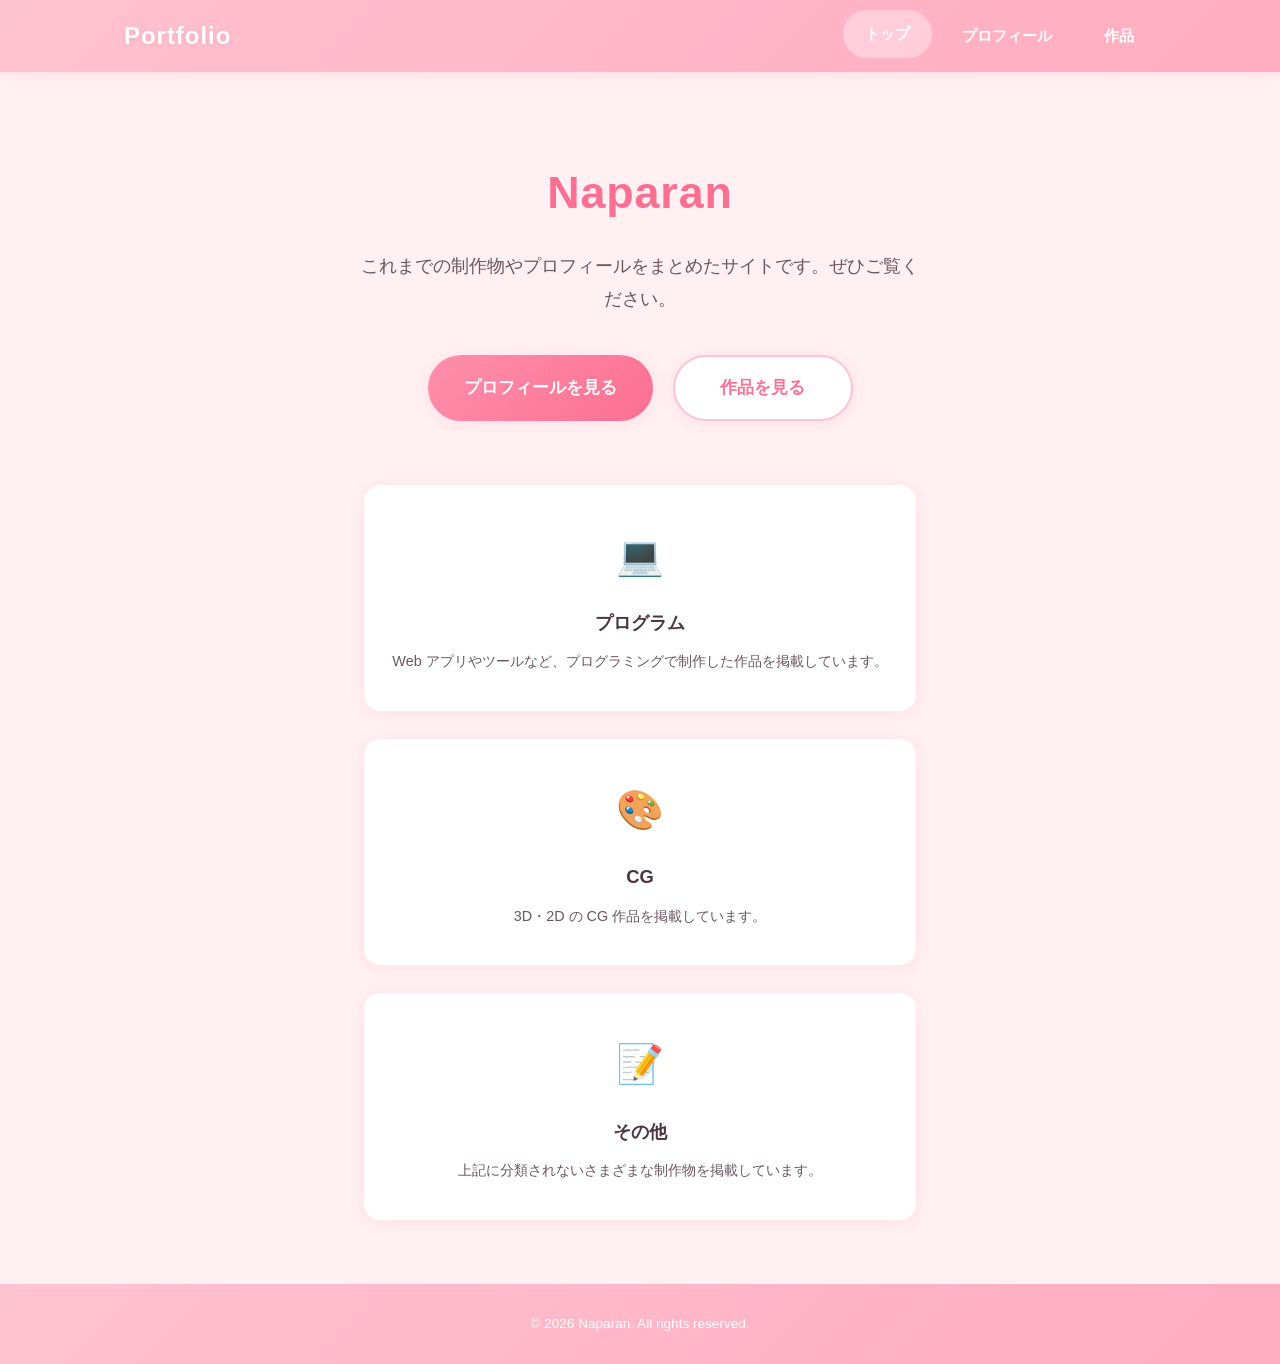
<file: index.html>
<!DOCTYPE html>
<html lang="ja">
<head>
  <meta charset="UTF-8">
  <meta name="viewport" content="width=device-width, initial-scale=1.0">
  <title>ポートフォリオ</title>
  <link rel="stylesheet" href="style.css">
</head>
<body>

  <!-- Header -->
  <header class="site-header">
    <div class="header-inner">
      <div class="site-logo"><a href="index.html">Portfolio</a></div>
      <button class="hamburger" aria-label="メニュー" aria-expanded="false">
        <span></span><span></span><span></span>
      </button>
      <nav class="global-nav">
        <ul>
          <li><a href="index.html">トップ</a></li>
          <li><a href="profile.html">プロフィール</a></li>
          <li><a href="works.html">作品</a></li>
        </ul>
      </nav>
    </div>
  </header>

  <!-- Hero -->
  <section class="hero fade-in">
    <h1>Naparan</h1>
    <p>これまでの制作物やプロフィールをまとめたサイトです。ぜひご覧ください。</p>
    <div class="hero-buttons">
      <a href="profile.html" class="btn btn-primary">プロフィールを見る</a>
      <a href="works.html" class="btn btn-secondary">作品を見る</a>
    </div>
  </section>

  <!-- Features -->
  <section class="features">
    <div class="feature-grid">
      <div class="feature-card fade-in">
        <div class="feature-icon">&#128187;</div>
        <h3>プログラム</h3>
        <p>Web アプリやツールなど、プログラミングで制作した作品を掲載しています。</p>
      </div>
      <div class="feature-card fade-in">
        <div class="feature-icon">&#127912;</div>
        <h3>CG</h3>
        <p>3D・2D の CG 作品を掲載しています。</p>
      </div>
      <div class="feature-card fade-in">
        <div class="feature-icon">&#128221;</div>
        <h3>その他</h3>
        <p>上記に分類されないさまざまな制作物を掲載しています。</p>
      </div>
    </div>
  </section>

  <!-- Footer -->
  <footer class="site-footer">
    <p>&copy; 2026 Naparan. All rights reserved.</p>
  </footer>

  <script src="script.js"></script>
</body>
</html>
</file>
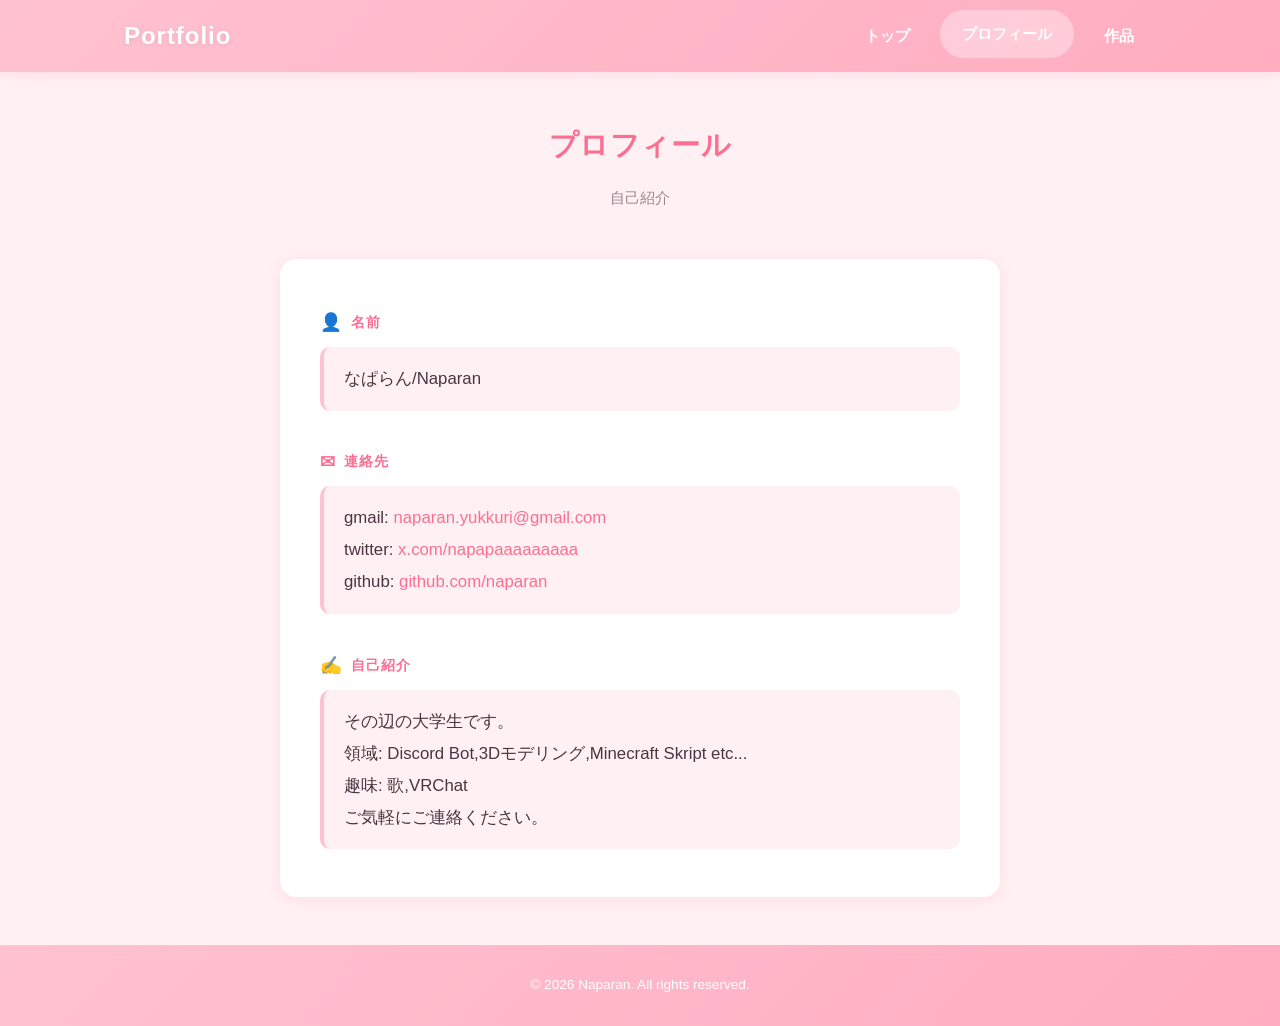
<file: profile.html>
<!DOCTYPE html>
<html lang="ja">
<head>
  <meta charset="UTF-8">
  <meta name="viewport" content="width=device-width, initial-scale=1.0">
  <title>プロフィール | ポートフォリオ</title>
  <link rel="stylesheet" href="style.css">
</head>
<body>

  <!-- Header -->
  <header class="site-header">
    <div class="header-inner">
      <div class="site-logo"><a href="index.html">Portfolio</a></div>
      <button class="hamburger" aria-label="メニュー" aria-expanded="false">
        <span></span><span></span><span></span>
      </button>
      <nav class="global-nav">
        <ul>
          <li><a href="index.html">トップ</a></li>
          <li><a href="profile.html">プロフィール</a></li>
          <li><a href="works.html">作品</a></li>
        </ul>
      </nav>
    </div>
  </header>

  <!-- Main -->
  <main class="main-content">
    <h2 class="section-title fade-in">プロフィール</h2>
    <p class="section-subtitle fade-in">自己紹介</p>

    <div class="profile-section fade-in">

      <!-- 名前 -->
      <div class="profile-item">
        <div class="profile-label">
          <span class="icon">&#128100;</span> 名前
        </div>
        <div class="profile-value">
          なぱらん/Naparan
        </div>
      </div>

      <!-- 連絡先 -->
      <div class="profile-item">
        <div class="profile-label">
          <span class="icon">&#9993;</span> 連絡先
        </div>
        <div class="profile-value">
          <!--
            メールアドレスは script.js が組み立てます。ソースに平文で置くと
            収集ボットに拾われるため、ここには断片しか書きません。
            変更するときは data-user と data-domain を書き換えてください。
          -->
          gmail: <span class="obfuscated-mail" data-user="naparan.yukkuri" data-domain="gmail.com">
            <noscript>naparan.yukkuri [at] gmail [dot] com</noscript>
          </span> <br>
          twitter: <a href="https://x.com/napapaaaaaaaaa" target="_blank" rel="noopener noreferrer">x.com/napapaaaaaaaaa</a> <br>
          github: <a href="https://github.com/naparan" target="_blank" rel="noopener noreferrer">github.com/naparan</a>
        </div>
      </div>

      <!-- 自由記入欄 -->
      <div class="profile-item">
        <div class="profile-label">
          <span class="icon">&#9997;</span> 自己紹介
        </div>
        <div class="profile-value">
          <!-- ここに自由にテキストを入力してください -->
          その辺の大学生です。<br>
          領域: Discord Bot,3Dモデリング,Minecraft Skript etc...<br>
          趣味: 歌,VRChat<br>
          ご気軽にご連絡ください。
        </div>
      </div>

    </div>
  </main>

  <!-- Footer -->
  <footer class="site-footer">
    <p>&copy; 2026 Naparan. All rights reserved.</p>
  </footer>

  <script src="script.js"></script>
</body>
</html>
</file>
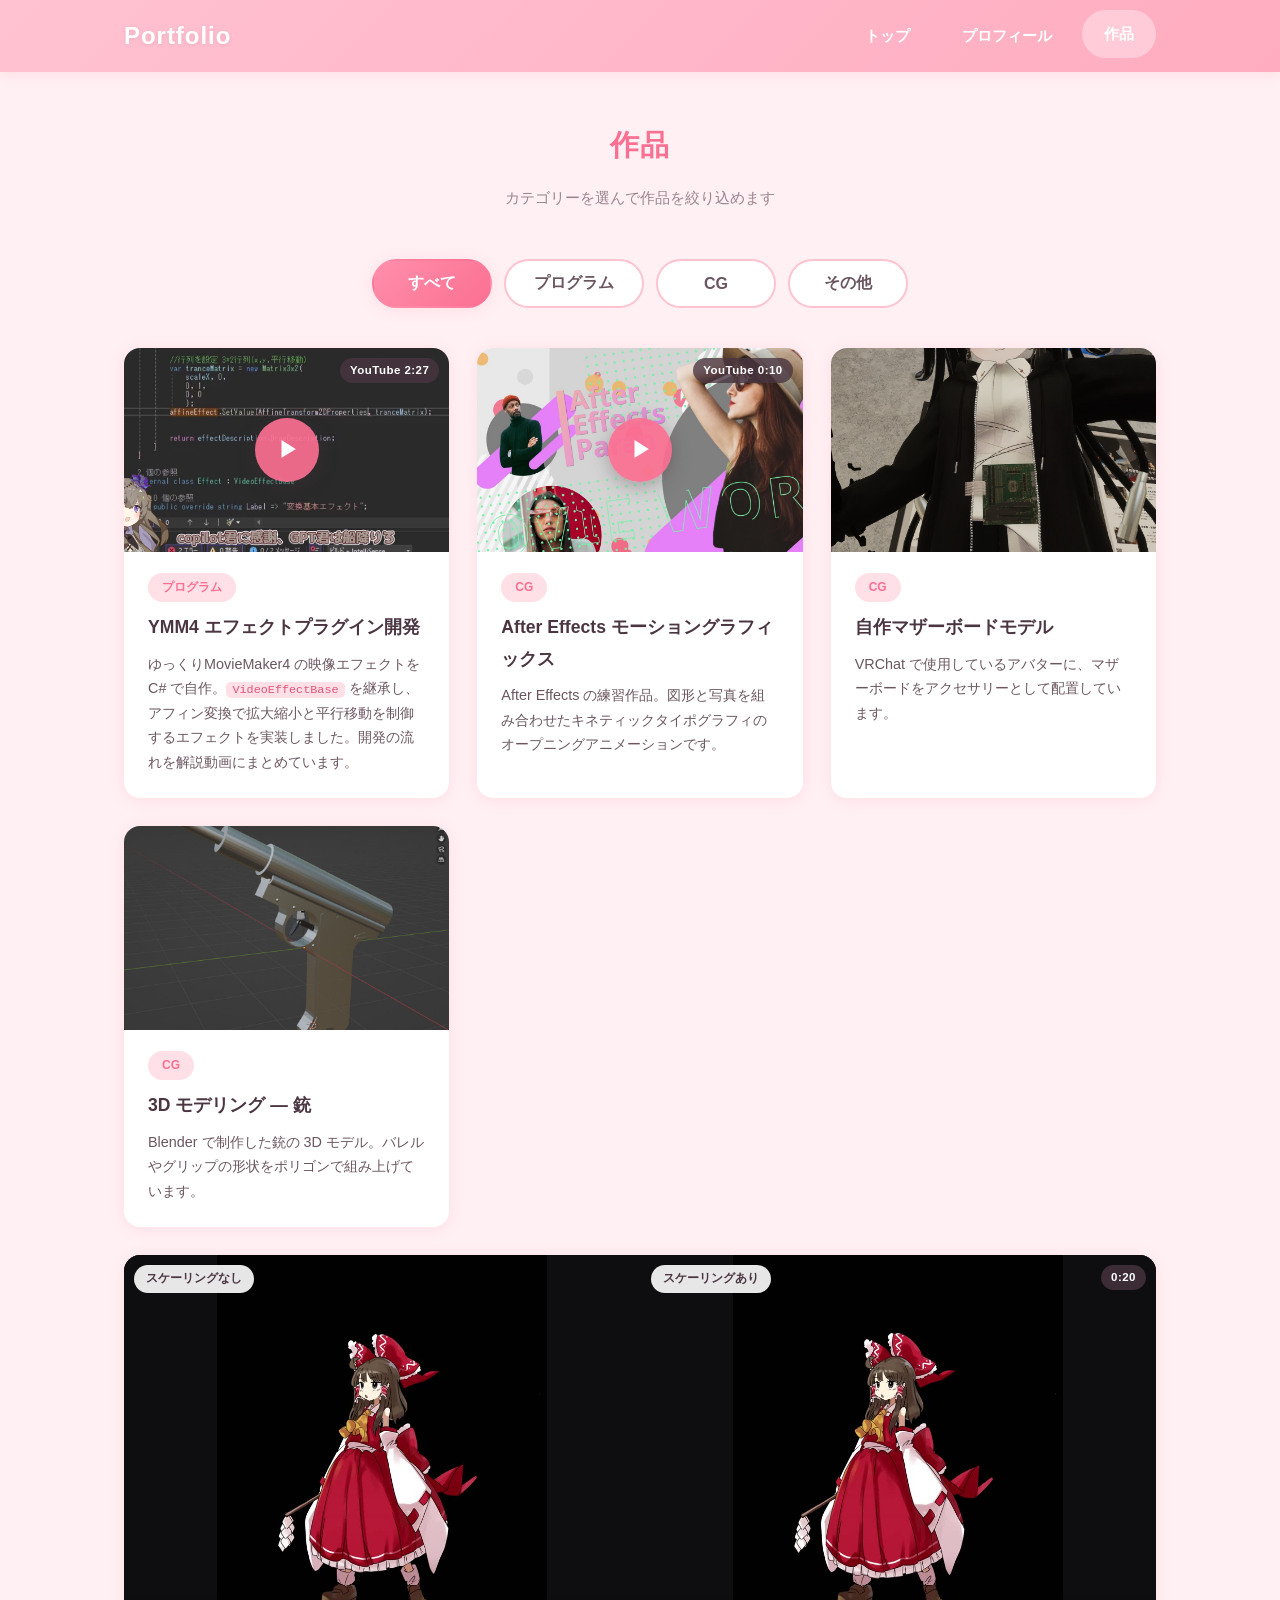
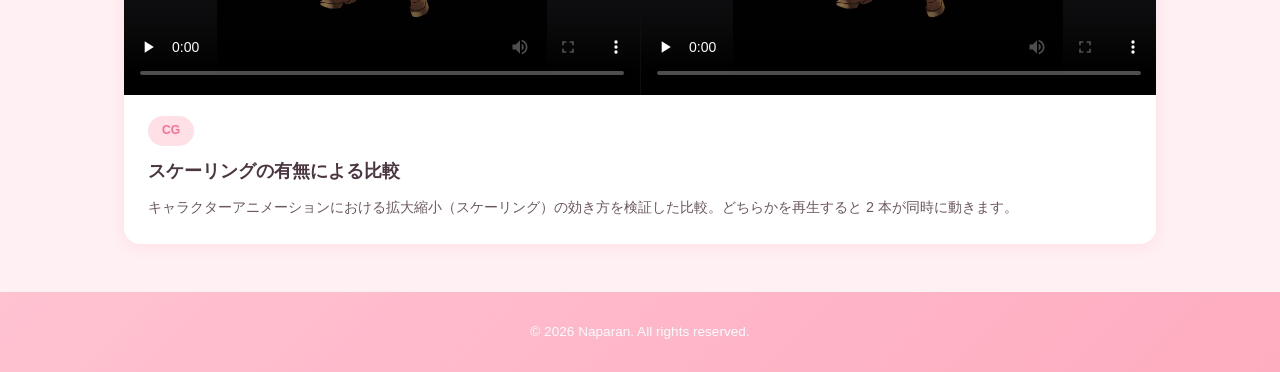
<file: works.html>
<!DOCTYPE html>
<html lang="ja">
<head>
  <meta charset="UTF-8">
  <meta name="viewport" content="width=device-width, initial-scale=1.0">
  <title>作品 | ポートフォリオ</title>
  <link rel="stylesheet" href="style.css">
</head>
<body>

  <!-- Header -->
  <header class="site-header">
    <div class="header-inner">
      <div class="site-logo"><a href="index.html">Portfolio</a></div>
      <button class="hamburger" aria-label="メニュー" aria-expanded="false">
        <span></span><span></span><span></span>
      </button>
      <nav class="global-nav">
        <ul>
          <li><a href="index.html">トップ</a></li>
          <li><a href="profile.html">プロフィール</a></li>
          <li><a href="works.html">作品</a></li>
        </ul>
      </nav>
    </div>
  </header>

  <!-- Main -->
  <main class="main-content">
    <h2 class="section-title fade-in">作品</h2>
    <p class="section-subtitle fade-in">カテゴリーを選んで作品を絞り込めます</p>

    <!-- Filter -->
    <div class="filter-bar fade-in">
      <button class="filter-btn active" data-filter="all">すべて</button>
      <button class="filter-btn" data-filter="program">プログラム</button>
      <button class="filter-btn" data-filter="cg">CG</button>
      <button class="filter-btn" data-filter="other">その他</button>
    </div>

    <!-- Works Grid -->
    <div class="card-grid">

      <!-- YMM4 エフェクト（YouTube） -->
      <div class="card fade-in" data-category="program">
        <a class="card-thumb thumb-link" href="https://youtu.be/HaPd6Gdtti4"
           target="_blank" rel="noopener noreferrer"
           aria-label="YMM4 エフェクトプラグイン開発の解説動画を YouTube で開く">
          <img src="sorce/images/programming/ymm4_effect_poster.jpg" alt="">
          <span class="play-badge" aria-hidden="true">▶</span>
          <span class="media-badge">YouTube 2:27</span>
        </a>
        <div class="card-body">
          <span class="card-tag">プログラム</span>
          <h3>YMM4 エフェクトプラグイン開発</h3>
          <p>ゆっくりMovieMaker4 の映像エフェクトを C# で自作。<code>VideoEffectBase</code> を継承し、アフィン変換で拡大縮小と平行移動を制御するエフェクトを実装しました。開発の流れを解説動画にまとめています。</p>
        </div>
      </div>

      <!-- After Effects（YouTube） -->
      <div class="card fade-in" data-category="cg">
        <a class="card-thumb thumb-link" href="https://youtu.be/If-DrjgAwEg"
           target="_blank" rel="noopener noreferrer"
           aria-label="After Effects モーショングラフィックスを YouTube で開く">
          <img src="sorce/images/CG/AE_prac_poster.jpg" alt="">
          <span class="play-badge" aria-hidden="true">▶</span>
          <span class="media-badge">YouTube 0:10</span>
        </a>
        <div class="card-body">
          <span class="card-tag">CG</span>
          <h3>After Effects モーショングラフィックス</h3>
          <p>After Effects の練習作品。図形と写真を組み合わせたキネティックタイポグラフィのオープニングアニメーションです。</p>
        </div>
      </div>

      <!-- VRChat アバター -->
      <div class="card fade-in" data-category="cg">
        <div class="card-thumb">
          <img src="sorce/images/CG/avatar.jpg" alt="VRChat のアバター。マザーボードをアクセサリーとして身に着けている">
        </div>
        <div class="card-body">
          <span class="card-tag">CG</span>
          <h3>自作マザーボードモデル</h3>
          <p>VRChat で使用しているアバターに、マザーボードをアクセサリーとして配置しています。</p>
        </div>
      </div>

      <!-- Blender: 銃 -->
      <div class="card fade-in" data-category="cg">
        <div class="card-thumb">
          <img src="sorce/images/CG/gun.jpg" alt="Blender で制作した銃の 3D モデル">
        </div>
        <div class="card-body">
          <span class="card-tag">CG</span>
          <h3>3D モデリング — 銃</h3>
          <p>Blender で制作した銃の 3D モデル。バレルやグリップの形状をポリゴンで組み上げています。</p>
        </div>
      </div>

      <!-- スケーリング比較（横長カード） -->
      <div class="card card--wide fade-in" data-category="cg">
        <div class="card-thumb card-thumb--compare" data-sync-group="scaling">
          <figure class="compare-pane">
            <video
              src="sorce/images/CG/scaling_prac/no_scaling.mp4"
              poster="sorce/images/CG/scaling_prac/no_scaling_poster.jpg"
              controls preload="none" playsinline loop></video>
            <figcaption>スケーリングなし</figcaption>
          </figure>
          <figure class="compare-pane">
            <video
              src="sorce/images/CG/scaling_prac/scaling.mp4"
              poster="sorce/images/CG/scaling_prac/scaling_poster.jpg"
              controls preload="none" playsinline loop></video>
            <figcaption>スケーリングあり</figcaption>
          </figure>
          <span class="media-badge">0:20</span>
        </div>
        <div class="card-body">
          <span class="card-tag">CG</span>
          <h3>スケーリングの有無による比較</h3>
          <p>キャラクターアニメーションにおける拡大縮小（スケーリング）の効き方を検証した比較。どちらかを再生すると 2 本が同時に動きます。</p>
        </div>
      </div>

    </div>
  </main>

  <!-- Footer -->
  <footer class="site-footer">
    <p>&copy; 2026 Naparan. All rights reserved.</p>
  </footer>

  <script src="script.js"></script>
</body>
</html>
</file>
<file: style.css>
/* ============================================
   Portfolio - Pastel Pink Design
   ============================================ */

/* --- Reset & Base --- */
*,
*::before,
*::after {
  box-sizing: border-box;
  margin: 0;
  padding: 0;
}

:root {
  --pink-50: #fff0f3;
  --pink-100: #ffe0e6;
  --pink-200: #ffc2d1;
  --pink-300: #ffacc0;
  --pink-400: #ff8fab;
  --pink-500: #fb6f92;
  --pink-600: #e0567a;
  --text-dark: #4a3540;
  --text-mid: #6b5660;
  --text-light: #9a8590;
  --white: #ffffff;
  --shadow-soft: 0 2px 16px rgba(251, 111, 146, 0.12);
  --shadow-hover: 0 6px 24px rgba(251, 111, 146, 0.22);
  --radius: 16px;
  --radius-sm: 10px;
  --transition: 0.3s cubic-bezier(0.4, 0, 0.2, 1);
}

html {
  scroll-behavior: smooth;
}

body {
  font-family: "Helvetica Neue", "Hiragino Kaku Gothic ProN", "Hiragino Sans",
    "Noto Sans JP", "Yu Gothic", "Meiryo", sans-serif;
  background-color: var(--pink-50);
  color: var(--text-dark);
  line-height: 1.8;
  min-height: 100vh;
  display: flex;
  flex-direction: column;
}

a {
  color: var(--pink-500);
  text-decoration: none;
  transition: color var(--transition);
}

a:hover {
  color: var(--pink-600);
}

img {
  max-width: 100%;
  height: auto;
  display: block;
}

/* --- Header --- */
.site-header {
  background: linear-gradient(135deg, var(--pink-200), var(--pink-300));
  padding: 0;
  position: sticky;
  top: 0;
  z-index: 100;
  box-shadow: 0 2px 12px rgba(251, 111, 146, 0.15);
}

.header-inner {
  max-width: 1080px;
  margin: 0 auto;
  padding: 0 24px;
  display: flex;
  align-items: center;
  justify-content: space-between;
  height: 72px;
}

.site-logo {
  font-size: 1.5rem;
  font-weight: 700;
  color: var(--white);
  letter-spacing: 0.04em;
  text-shadow: 0 1px 4px rgba(0, 0, 0, 0.08);
}

.site-logo a {
  color: var(--white);
}

/* Navigation */
.global-nav ul {
  list-style: none;
  display: flex;
  gap: 8px;
}

.global-nav a {
  display: inline-block;
  padding: 10px 22px;
  color: var(--white);
  font-weight: 600;
  font-size: 0.95rem;
  border-radius: 999px;
  transition: background var(--transition), transform var(--transition);
}

.global-nav a:hover,
.global-nav a.active {
  background: rgba(255, 255, 255, 0.35);
  transform: translateY(-2px);
  color: var(--white);
}

/* Hamburger (mobile) */
.hamburger {
  display: none;
  flex-direction: column;
  gap: 5px;
  background: none;
  border: none;
  cursor: pointer;
  padding: 8px;
}

.hamburger span {
  display: block;
  width: 26px;
  height: 3px;
  background: var(--white);
  border-radius: 3px;
  transition: var(--transition);
}

/* --- Main Content --- */
.main-content {
  flex: 1;
  max-width: 1080px;
  margin: 0 auto;
  padding: 48px 24px;
  width: 100%;
}

/* --- Hero (Top Page) --- */
.hero {
  text-align: center;
  padding: 80px 24px 64px;
  max-width: 1080px;
  margin: 0 auto;
}

.hero h1 {
  font-size: 2.8rem;
  color: var(--pink-500);
  margin-bottom: 16px;
  letter-spacing: 0.02em;
}

.hero p {
  font-size: 1.15rem;
  color: var(--text-mid);
  max-width: 560px;
  margin: 0 auto 40px;
}

.hero-buttons {
  display: flex;
  gap: 20px;
  justify-content: center;
  flex-wrap: wrap;
}

/* --- Buttons --- */
.btn {
  display: inline-flex;
  align-items: center;
  justify-content: center;
  gap: 8px;
  padding: 16px 36px;
  font-size: 1.05rem;
  font-weight: 600;
  border: none;
  border-radius: 999px;
  cursor: pointer;
  transition: transform var(--transition), box-shadow var(--transition),
    background var(--transition);
  min-width: 180px;
  text-align: center;
}

.btn:active {
  transform: scale(0.96);
}

.btn-primary {
  background: linear-gradient(135deg, var(--pink-400), var(--pink-500));
  color: var(--white);
  box-shadow: var(--shadow-soft);
}

.btn-primary:hover {
  background: linear-gradient(135deg, var(--pink-500), var(--pink-600));
  box-shadow: var(--shadow-hover);
  transform: translateY(-3px);
  color: var(--white);
}

.btn-secondary {
  background: var(--white);
  color: var(--pink-500);
  border: 2px solid var(--pink-200);
  box-shadow: var(--shadow-soft);
}

.btn-secondary:hover {
  background: var(--pink-100);
  border-color: var(--pink-300);
  transform: translateY(-3px);
  box-shadow: var(--shadow-hover);
  color: var(--pink-600);
}

/* --- Section Titles --- */
.section-title {
  text-align: center;
  font-size: 1.8rem;
  color: var(--pink-500);
  margin-bottom: 12px;
  letter-spacing: 0.02em;
}

.section-subtitle {
  text-align: center;
  color: var(--text-light);
  margin-bottom: 48px;
  font-size: 0.95rem;
}

/* --- Cards --- */
.card-grid {
  display: grid;
  grid-template-columns: repeat(auto-fill, minmax(300px, 1fr));
  gap: 28px;
}

.card {
  background: var(--white);
  border-radius: var(--radius);
  overflow: hidden;
  box-shadow: var(--shadow-soft);
  transition: transform var(--transition), box-shadow var(--transition);
}

.card:hover {
  transform: translateY(-6px);
  box-shadow: var(--shadow-hover);
}

.card-thumb {
  position: relative;
  width: 100%;
  aspect-ratio: 16 / 10;
  background: var(--pink-100);
  display: flex;
  align-items: center;
  justify-content: center;
  color: var(--text-light);
  font-size: 0.9rem;
  overflow: hidden;
}

.card-thumb img,
.card-thumb video {
  width: 100%;
  height: 100%;
  object-fit: cover;
  background: #0e0e10;
}

/* --- Media (video cards) --- */
.media-badge {
  position: absolute;
  top: 10px;
  right: 10px;
  padding: 3px 10px;
  border-radius: 999px;
  background: rgba(74, 53, 64, 0.78);
  color: var(--white);
  font-size: 0.72rem;
  font-weight: 600;
  letter-spacing: 0.04em;
  line-height: 1.6;
  font-variant-numeric: tabular-nums;
  pointer-events: none;
}

/* Thumbnail that opens the video on YouTube instead of playing inline */
.thumb-link {
  display: block;
  cursor: pointer;
}

.play-badge {
  position: absolute;
  top: 50%;
  left: 50%;
  transform: translate(-50%, -50%);
  width: 64px;
  height: 64px;
  border-radius: 50%;
  background: rgba(251, 111, 146, 0.92);
  color: var(--white);
  font-size: 1.4rem;
  line-height: 64px;
  text-align: center;
  text-indent: 4px; /* optically centre the triangle */
  box-shadow: 0 4px 18px rgba(74, 53, 64, 0.35);
  transition: transform var(--transition), background var(--transition);
  pointer-events: none;
}

.thumb-link:hover .play-badge,
.thumb-link:focus-visible .play-badge {
  background: var(--pink-600);
  transform: translate(-50%, -50%) scale(1.08);
}

/* Full-row card, used for side-by-side comparisons */
.card--wide {
  grid-column: 1 / -1;
}

.card-thumb.card-thumb--compare {
  aspect-ratio: auto;
  height: 440px;
  background: #0e0e10;
  display: grid;
  grid-template-columns: 1fr 1fr;
  gap: 1px;
  /* .card-thumb centers its flex children; grid panes must stretch instead */
  align-items: stretch;
  justify-content: stretch;
}

.compare-pane {
  position: relative;
  min-width: 0;
  overflow: hidden;
}

.compare-pane video {
  position: absolute;
  inset: 0;
  width: 100%;
  height: 100%;
  object-fit: contain;
}

.compare-pane figcaption {
  position: absolute;
  top: 10px;
  left: 10px;
  padding: 3px 12px;
  border-radius: 999px;
  background: rgba(255, 255, 255, 0.9);
  color: var(--text-dark);
  font-size: 0.75rem;
  font-weight: 600;
  pointer-events: none;
}

.card-body code {
  font-family: "SFMono-Regular", "Consolas", "Menlo", monospace;
  font-size: 0.82em;
  padding: 1px 6px;
  border-radius: 5px;
  background: var(--pink-100);
  color: var(--pink-600);
}

.card-body {
  padding: 20px 24px 24px;
}

.card-body h3 {
  font-size: 1.1rem;
  margin-bottom: 8px;
  color: var(--text-dark);
}

.card-body p {
  font-size: 0.9rem;
  color: var(--text-mid);
  line-height: 1.7;
}

.card-tag {
  display: inline-block;
  padding: 4px 14px;
  font-size: 0.75rem;
  font-weight: 600;
  border-radius: 999px;
  background: var(--pink-100);
  color: var(--pink-500);
  margin-bottom: 10px;
}

/* --- Filter Buttons (Works) --- */
.filter-bar {
  display: flex;
  justify-content: center;
  gap: 12px;
  flex-wrap: wrap;
  margin-bottom: 40px;
}

.filter-btn {
  display: inline-flex;
  align-items: center;
  justify-content: center;
  padding: 12px 28px;
  font-size: 1rem;
  font-weight: 600;
  border: 2px solid var(--pink-200);
  border-radius: 999px;
  background: var(--white);
  color: var(--text-mid);
  cursor: pointer;
  transition: all var(--transition);
  min-width: 120px;
}

.filter-btn:hover {
  border-color: var(--pink-400);
  color: var(--pink-500);
  transform: translateY(-2px);
  box-shadow: var(--shadow-soft);
}

.filter-btn.active {
  background: linear-gradient(135deg, var(--pink-400), var(--pink-500));
  color: var(--white);
  border-color: transparent;
  box-shadow: var(--shadow-soft);
}

.filter-btn:active {
  transform: scale(0.96);
}

/* --- Profile Page --- */
.profile-section {
  background: var(--white);
  border-radius: var(--radius);
  padding: 48px 40px;
  box-shadow: var(--shadow-soft);
  max-width: 720px;
  margin: 0 auto;
}

.profile-item {
  margin-bottom: 36px;
}

.profile-item:last-child {
  margin-bottom: 0;
}

.profile-label {
  font-size: 0.85rem;
  font-weight: 600;
  color: var(--pink-500);
  text-transform: uppercase;
  letter-spacing: 0.08em;
  margin-bottom: 8px;
  display: flex;
  align-items: center;
  gap: 8px;
}

.profile-label .icon {
  font-size: 1.1rem;
}

.profile-value {
  font-size: 1.05rem;
  color: var(--text-dark);
  line-height: 1.9;
  padding: 16px 20px;
  background: var(--pink-50);
  border-radius: var(--radius-sm);
  border-left: 4px solid var(--pink-200);
}

/* --- Feature Cards (Top Page) --- */
.features {
  max-width: 1080px;
  margin: 0 auto;
  padding: 0 24px 64px;
}

.feature-grid {
  display: grid;
  grid-template-columns: repeat(auto-fit, minmax(280px, 1fr));
  gap: 28px;
}

.feature-card {
  background: var(--white);
  border-radius: var(--radius);
  padding: 36px 28px;
  text-align: center;
  box-shadow: var(--shadow-soft);
  transition: transform var(--transition), box-shadow var(--transition);
}

.feature-card:hover {
  transform: translateY(-4px);
  box-shadow: var(--shadow-hover);
}

.feature-icon {
  font-size: 2.4rem;
  margin-bottom: 16px;
}

.feature-card h3 {
  font-size: 1.15rem;
  color: var(--text-dark);
  margin-bottom: 10px;
}

.feature-card p {
  font-size: 0.9rem;
  color: var(--text-mid);
}

/* --- Footer --- */
.site-footer {
  background: linear-gradient(135deg, var(--pink-200), var(--pink-300));
  text-align: center;
  padding: 28px 24px;
  color: var(--white);
  font-size: 0.85rem;
  margin-top: auto;
}

/* --- Animations --- */
.fade-in {
  opacity: 0;
  transform: translateY(24px);
  transition: opacity 0.6s ease, transform 0.6s ease;
}

.fade-in.visible {
  opacity: 1;
  transform: translateY(0);
}

/* Works card hide/show */
.card[data-category] {
  transition: opacity 0.4s ease, transform 0.4s ease;
}

.card.hidden {
  display: none;
}

/* --- Responsive --- */
@media (max-width: 768px) {
  .header-inner {
    height: 60px;
  }

  .site-logo {
    font-size: 1.2rem;
  }

  .hamburger {
    display: flex;
  }

  .global-nav {
    display: none;
    position: absolute;
    top: 60px;
    left: 0;
    right: 0;
    background: linear-gradient(135deg, var(--pink-200), var(--pink-300));
    padding: 16px 24px 24px;
    box-shadow: 0 8px 24px rgba(0, 0, 0, 0.1);
  }

  .global-nav.open {
    display: block;
  }

  .global-nav ul {
    flex-direction: column;
    gap: 4px;
  }

  .global-nav a {
    display: block;
    padding: 14px 20px;
    text-align: center;
    font-size: 1.05rem;
  }

  .hero {
    padding: 48px 16px 40px;
  }

  .hero h1 {
    font-size: 2rem;
  }

  .hero-buttons {
    flex-direction: column;
    align-items: center;
  }

  .btn {
    width: 100%;
    max-width: 300px;
  }

  .main-content {
    padding: 32px 16px;
  }

  .card-grid {
    grid-template-columns: 1fr;
  }

  .card-thumb.card-thumb--compare {
    height: 300px;
  }

  .compare-pane figcaption {
    font-size: 0.68rem;
    padding: 2px 8px;
  }

  .profile-section {
    padding: 32px 20px;
  }

  .section-title {
    font-size: 1.5rem;
  }

  .filter-btn {
    padding: 10px 20px;
    font-size: 0.9rem;
    min-width: 100px;
  }
}

@media (max-width: 480px) {
  .hero h1 {
    font-size: 1.6rem;
  }

  .feature-grid {
    grid-template-columns: 1fr;
  }
}
</file>
